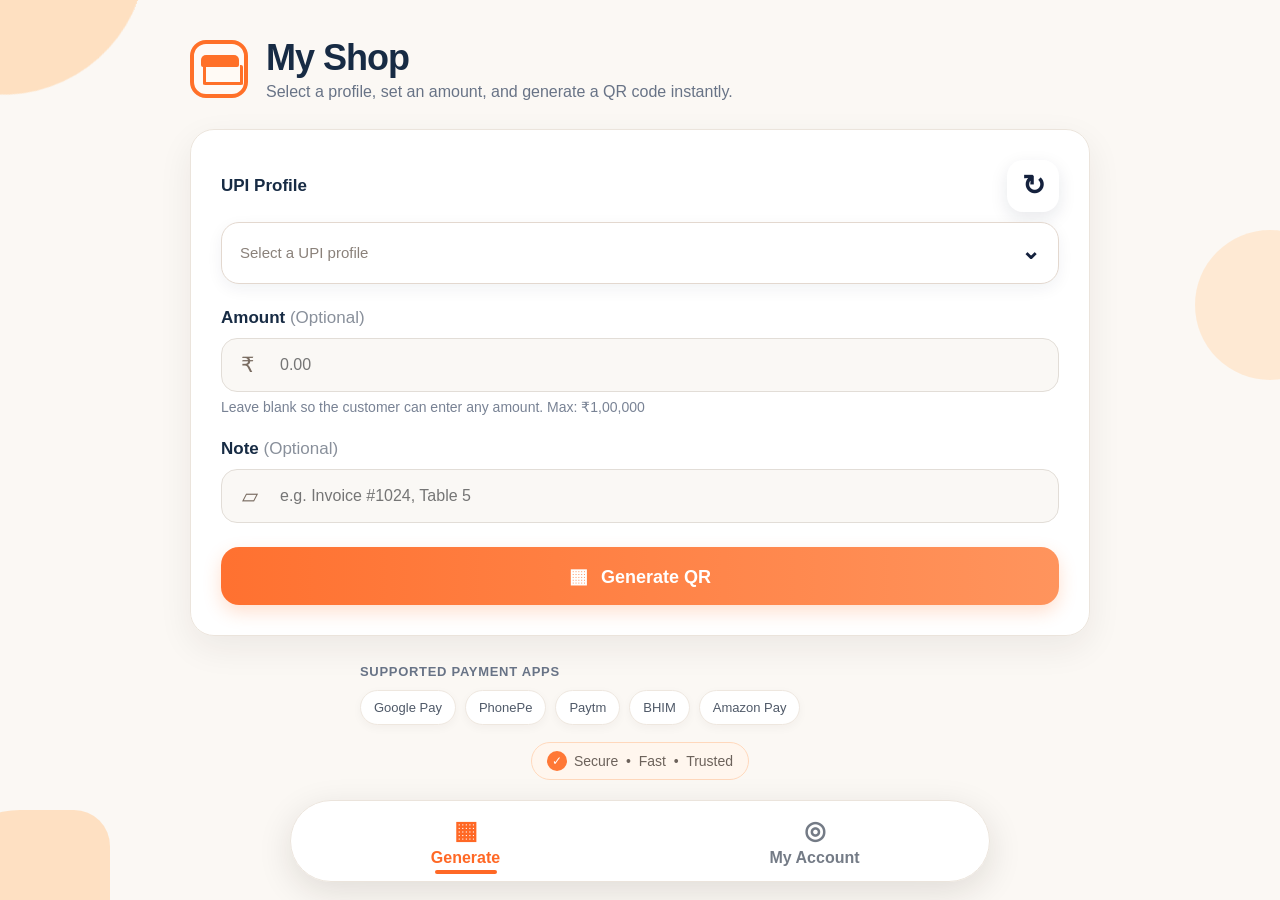
<file: index.html>
<!DOCTYPE html>
<html lang="en">

<head>
    <meta charset="UTF-8">
    <meta name="viewport" content="width=device-width, initial-scale=1.0">
    <title>UPI Payment Manager</title>
    <link rel="stylesheet" href="style.css">
</head>

<body>

    <div class="bg-shape shape-one"></div>
    <div class="bg-shape shape-two"></div>
    <div class="bg-shape shape-three"></div>

    <div class="app">

        <header class="header">
            <div class="brand">
                <div class="brand-icon">
                    <span></span>
                    <span></span>
                    <span></span>
                    <span></span>
                </div>

                <div>
                    <h1 id="shopNameTitle">My Shop</h1>
                    <p>Select a profile, set an amount, and generate a QR code instantly.</p>
                </div>
            </div>
        </header>

        <!-- Generate Screen -->
        <main id="generateSection">

            <div class="payment-card">

                <div class="form-group">
                    <div class="label-row">
                        <label for="upiId">UPI Profile</label>
                        <button id="resetBtn" class="reset-btn" type="button">
                            ↻
                        </button>
                    </div>

                    <div class="upi-dropdown" id="upiDropdown">
                    
                        <!-- Hidden native select -->
                        <select id="upiId" class="upi-native-select" aria-hidden="true">
                            <option value="">
                                Select a UPI profile
                            </option>
                        </select>
                    
                        <!-- Visible custom dropdown -->
                        <button type="button" class="upi-dropdown-trigger" id="upiDropdownTrigger" aria-haspopup="listbox"
                            aria-expanded="false">
                            <span id="upiSelectedContent" class="upi-selected-content">
                                <span class="upi-selected-placeholder">
                                    Select a UPI profile
                                </span>
                            </span>
                        
                            <span class="upi-dropdown-arrow">⌄</span>
                        </button>
                    
                        <div class="upi-dropdown-menu hidden" id="upiDropdownMenu" role="listbox"></div>
                    
                    </div>
                    
                    <div class="error" id="upiIdError"></div>
                </div>

                <div class="form-group">
                    <label for="amount">
                        Amount <span class="optional">(Optional)</span>
                    </label>

                    <div class="amount-input">
                        <span class="rupee">₹</span>
                        <input type="number" id="amount" placeholder="0.00" min="1" max="100000">
                    </div>

                    <p class="helper-text">
                        Leave blank so the customer can enter any amount. Max: ₹1,00,000
                    </p>

                    <div class="error" id="amountError"></div>
                </div>

                <div class="form-group">
                    <label for="note">
                        Note <span class="optional">(Optional)</span>
                    </label>

                    <div class="note-input">
                        <span class="note-icon">▱</span>
                        <input type="text" id="note" placeholder="e.g. Invoice #1024, Table 5">
                    </div>

                    <div class="error" id="noteError"></div>
                </div>

                <button id="generateBtn" class="generate-btn" type="button">
                    <span class="button-qr-icon">▦</span>
                    Generate QR
                </button>
            </div>

            <!-- QR Preview -->
            <section class="qr-section">

                <div id="paymentCard" class="payment-card-preview hidden">

                    <div class="payment-card-header">
                        <div>
                            <p class="payment-label">PAYMENT REQUEST</p>
                            <h2 id="cardShopName">My Shop</h2>
                        </div>
                        <div class="upi-badge">UPI</div>
                    </div>

                    <div class="scan-text">Scan to Pay</div>

                    <div id="qrcode" class="qr-container"></div>

                    <div class="payment-info">
                        <div id="cardAmountRow" class="amount-row">
                            <span class="amount-label">Amount</span>
                            <strong id="cardAmount">Pay any amount</strong>
                        </div>

                        <div id="cardNoteRow" class="info-row">
                            <span>Note</span>
                            <strong id="cardNote">No note</strong>
                        </div>

                        <div class="info-row">
                            <span>UPI ID</span>
                            <strong id="cardUpiId">-</strong>
                        </div>
                    </div>

                    <div class="card-footer">
                        Scan with any supported UPI app
                    </div>
                </div>

                <div id="qrActions" class="qr-actions hidden">
                    <button id="downloadQrBtn" class="action-btn" type="button">
                        ↓ &nbsp; Download QR
                    </button>
                    <button id="shareQrBtn" class="action-btn" type="button">
                        ↗ &nbsp; Share
                    </button>
                </div>

                <div class="supported-section">
                    <p class="supported-title">SUPPORTED PAYMENT APPS</p>
                    <div class="payment-apps">
                        <span>Google Pay</span>
                        <span>PhonePe</span>
                        <span>Paytm</span>
                        <span>BHIM</span>
                        <span>Amazon Pay</span>
                    </div>
                </div>

                <div class="trust-message">
                    <span class="shield">✓</span>
                    <span>Secure&nbsp; • &nbsp;Fast&nbsp; • &nbsp;Trusted</span>
                </div>

            </section>
        </main>

        <!-- My Account Screen -->
        <main id="accountSection" class="hidden">

            <div class="account-card">

                <div class="account-header">
                    <div>
                        <h2>My Account</h2>
                        <p>Manage your shop and UPI profiles.</p>
                    </div>
                    <div class="account-avatar">◎</div>
                </div>

                <!-- Shop -->
                <div class="account-info-section">
                
                    <span class="account-info-label">
                        Shop / Firm Name
                    </span>
                
                    <div id="shopNameDisplay" class="account-info-value">
                        My Shop
                    </div>
                
                    <div id="shopNameEdit" class="account-edit-field hidden">
                        <input type="text" id="shopNameInput" placeholder="Enter shop or firm name">
                    </div>
                
                </div>

                <div class="profiles-header">
                
                    <div>
                        <h3>UPI Profiles</h3>
                
                        <p>
                            Your saved payment profiles.
                        </p>
                    </div>
                
                    <span class="profile-count">
                        0 / 5
                    </span>
                
                </div>

                <div id="profilesList" class="profiles-list"></div>

                <div id="profileForm" class="profile-form hidden">
                    <div class="profile-form-header">
                        <h3>Add UPI Profile</h3>
                        <button type="button" id="closeProfileForm" class="close-btn">×</button>
                    </div>

                    <div class="form-group">
                        <label for="profileName">Profile Name</label>
                        <input type="text" id="profileName" placeholder="e.g. Personal, Shop, Business">
                        <div id="profileNameError" class="error"></div>
                    </div>

                    <div class="form-group">
                        <label for="profileUpiId">UPI ID</label>
                        <input type="text" id="profileUpiId" placeholder="example@upi">
                        <div id="profileUpiIdError" class="error"></div>
                    </div>

                    <button type="button" id="saveProfileBtn" class="generate-btn">
                        Save Profile
                    </button>
                </div>

                <div class="account-actions">
                
                    <button id="editAccountBtn" class="edit-account-btn" type="button">
                        ✎ Edit
                    </button>
                
                    <button id="saveAccountBtn" class="save-account-btn hidden" type="button">
                        ✓ Save
                    </button>
                
                </div>

                <div id="editProfileActions" class="edit-profile-actions hidden">
                
                    <button id="addProfileBtn" class="secondary-btn" type="button">
                        + Add UPI Profile
                    </button>
                    <div id="profileLimitError" class="error"></div>
                
                </div>
            </div>
        </main>
    </div>

    <!-- Bottom Navigation -->
    <nav class="bottom-nav">
        <button id="generateNav" class="nav-item active" type="button">
            <span class="nav-icon qr-nav-icon">▦</span>
            <span>Generate</span>
        </button>

        <button id="accountNav" class="nav-item" type="button">
            <span class="nav-icon account-nav-icon">◎</span>
            <span>My Account</span>
        </button>
    </nav>

    <script src="qrcode.min.js"></script>
    <script src="script.js"></script>

</body>

</html>
</file>
<file: style.css>
/* =========================================
   GLOBAL
========================================= */

* {
    box-sizing: border-box;
    margin: 0;
    padding: 0;
}

body {
    font-family: Arial, Helvetica, sans-serif;
    background: #fbf8f4;
    color: #172b44;
    min-height: 100vh;
    padding-bottom: 110px;
    overflow-x: hidden;
}

button,
input,
select {
    font: inherit;
}

button {
    cursor: pointer;
}

.hidden {
    display: none !important;
}


/* =========================================
   BACKGROUND DECORATION
========================================= */

.bg-shape {
    position: fixed;
    pointer-events: none;
    z-index: -1;
    opacity: 0.75;
}

.shape-one {
    width: 180px;
    height: 180px;
    background: #ffd9b0;
    border-radius: 0 0 80% 20%;
    top: -70px;
    left: -55px;
    transform: rotate(20deg);
}

.shape-two {
    width: 150px;
    height: 150px;
    background: #ffe5c9;
    border-radius: 50%;
    right: -65px;
    top: 230px;
}

.shape-three {
    width: 180px;
    height: 180px;
    background: #ffd8b2;
    border-radius: 50% 20% 50% 30%;
    bottom: -90px;
    left: -70px;
}


/* =========================================
   APP CONTAINER
========================================= */

.app {
    width: min(900px, calc(100% - 32px));
    margin: 0 auto;
    padding-top: 38px;
}


/* =========================================
   HEADER
========================================= */

.header {
    margin-bottom: 28px;
}

.brand {
    display: flex;
    align-items: center;
    gap: 18px;
}

.brand-icon {
    width: 58px;
    height: 58px;
    border: 4px solid #ff7028;
    border-radius: 16px;
    position: relative;
    background: #fffaf5;
    flex-shrink: 0;
}

/* simple shop-like icon */

.brand-icon::before {
    content: "";
    position: absolute;
    width: 34px;
    height: 17px;
    border: 3px solid #ff7028;
    border-top: none;
    left: 9px;
    bottom: 9px;
    border-radius: 2px;
}

.brand-icon::after {
    content: "";
    position: absolute;
    width: 38px;
    height: 12px;
    background: #ff7028;
    left: 7px;
    top: 11px;
    border-radius: 5px 5px 2px 2px;
}

.brand h1 {
    font-size: 36px;
    line-height: 1.1;
    font-weight: 750;
    letter-spacing: -1px;
}

.brand p {
    margin-top: 5px;
    font-size: 16px;
    color: #687386;
}


/* =========================================
   MAIN FORM CARD
========================================= */

.payment-card {
    background: rgba(255, 255, 255, 0.94);
    border: 1px solid #ebe4dc;
    border-radius: 24px;
    padding: 30px;
    box-shadow: 0 12px 35px rgba(40, 34, 27, 0.07);
}

.form-group {
    margin-bottom: 24px;
}

.form-group>label,
.label-row label {
    display: block;
    font-size: 17px;
    font-weight: 650;
    margin-bottom: 10px;
}

.optional {
    color: #89909b;
    font-weight: 400;
}

.label-row {
    display: flex;
    justify-content: space-between;
    align-items: center;
    margin-bottom: 10px;
}

.label-row label {
    margin-bottom: 0;
}

.add-new-btn {
    border: none;
    background: transparent;
    color: #ff6825;
    font-weight: 600;
    font-size: 15px;
}

.add-new-btn span {
    display: inline-flex;
    align-items: center;
    justify-content: center;
    width: 20px;
    height: 20px;
    border: 2px solid #ff6825;
    border-radius: 50%;
    margin-right: 4px;
}


/* =========================================
   INPUTS
========================================= */

input,
select {
    width: 100%;
    height: 54px;
    border: 1px solid #e2ddd7;
    border-radius: 16px;
    background: #faf8f5;
    color: #26364b;
    padding: 0 17px;
    outline: none;
    transition: 0.2s ease;
}

select {
    appearance: auto;
}

input:focus,
select:focus {
    border-color: #ff8a4d;
    box-shadow: 0 0 0 3px rgba(255, 112, 40, 0.10);
    background: white;
}

.amount-input,
.note-input {
    position: relative;
}

.amount-input input {
    padding-left: 58px;
}

.rupee {
    position: absolute;
    left: 20px;
    top: 50%;
    transform: translateY(-50%);
    font-size: 21px;
    color: #796c61;
    z-index: 1;
}

.note-input input {
    padding-left: 58px;
}

.note-icon {
    position: absolute;
    left: 21px;
    top: 50%;
    transform: translateY(-50%);
    font-size: 21px;
    color: #796c61;
    z-index: 1;
}

.helper-text {
    margin-top: 7px;
    color: #788294;
    font-size: 14px;
}

.error {
    color: #d94841;
    font-size: 13px;
    margin-top: 6px;
}


/* =========================================
   GENERATE BUTTON
========================================= */

.generate-btn {
    width: 100%;
    height: 58px;
    border: none;
    border-radius: 18px;
    background: linear-gradient(90deg, #ff7130, #ff945d);
    color: white;
    font-size: 18px;
    font-weight: 700;
    box-shadow: 0 7px 18px rgba(255, 112, 40, 0.22);
    transition: transform 0.15s ease, box-shadow 0.15s ease;
}

.generate-btn:hover {
    transform: translateY(-1px);
    box-shadow: 0 10px 22px rgba(255, 112, 40, 0.28);
}

.generate-btn:active {
    transform: translateY(1px);
}

.button-qr-icon {
    margin-right: 8px;
    font-size: 20px;
}


/* =========================================
   QR SECTION
========================================= */

.qr-section {
    margin-top: 22px;
}

.payment-card-preview {
    width: min(560px, 100%);
    margin: 0 auto;
    padding: 14px;
    border-radius: 22px;
    background: white;
    border: 1px solid #e7dfd6;
    box-shadow: 0 12px 35px rgba(40, 34, 27, 0.08);
}

.payment-card-preview::before {
    content: "";
    display: block;
    position: absolute;
}

.payment-card-preview {
    position: relative;
    overflow: hidden;
}


/* =========================================
   INNER PAYMENT CARD
========================================= */

.payment-card-header {
    padding: 12px 12px 8px;
    display: flex;
    justify-content: space-between;
    align-items: flex-start;
}

.payment-label {
    color: #ff6825;
    font-size: 13px;
    font-weight: 700;
    letter-spacing: 0.8px;
    margin-bottom: 6px;
}

.payment-card-header h2 {
    font-size: 27px;
    color: #172b44;
}

.upi-badge {
    color: #ff6825;
    border: 1px solid #ffc59f;
    background: #fff8f2;
    border-radius: 12px;
    padding: 7px 11px;
    font-weight: 700;
}


/* =========================================
   SCAN TEXT
========================================= */

.scan-text {
    display: flex;
    align-items: center;
    justify-content: center;
    gap: 14px;
    margin: 12px 0 14px;
    font-size: 18px;
    font-weight: 650;
}

.scan-text::before,
.scan-text::after {
    content: "";
    width: 28px;
    height: 2px;
    background: #ff9b69;
}


/* =========================================
   QR
========================================= */

.qr-container {
    width: 220px;
    height: 220px;
    margin: 0 auto 22px;
    padding: 13px;
    border-radius: 17px;
    background: white;
    border: 2px solid #ffe0c9;
    box-shadow: 0 4px 18px rgba(255, 112, 40, 0.10);
    display: flex;
    align-items: center;
    justify-content: center;
}

.qr-container canvas {
    width: 100% !important;
    height: 100% !important;
    image-rendering: pixelated;
}


/* =========================================
   PAYMENT INFO
========================================= */

.payment-info {
    margin: 0 12px 14px;
    padding: 12px 20px;
    background: white;
    border: 1px solid #eee7df;
    border-radius: 17px;
}

.amount-row,
.info-row {
    display: flex;
    justify-content: space-between;
    align-items: center;
    gap: 15px;
    padding: 12px 0;
}

.amount-row+.info-row,
.info-row+.info-row {
    border-top: 1px solid #eee7df;
}

.amount-label,
.info-row span {
    color: #747d8b;
}

.amount-row strong {
    font-size: 20px;
    color: #172b44;
}

.info-row strong {
    font-size: 15px;
    color: #26364b;
    text-align: right;
    word-break: break-word;
}

.card-footer {
    text-align: center;
    color: #707a88;
    font-size: 14px;
    padding: 7px 10px 13px;
}


/* =========================================
   ACTION BUTTONS
========================================= */

.qr-actions {
    width: min(560px, 100%);
    margin: 12px auto 0;
    display: grid;
    grid-template-columns: 1fr 1fr;
    gap: 10px;
}

.action-btn {
    height: 50px;
    border-radius: 16px;
    border: 1px solid #ffd3b6;
    background: #fff9f4;
    color: #f56b29;
    font-weight: 650;
    transition: 0.2s ease;
}

.action-btn:hover {
    background: #fff0e5;
}


/* =========================================
   SUPPORTED APPS
========================================= */

.supported-section {
    margin: 28px auto 0;
    width: min(560px, 100%);
}

.supported-title {
    font-size: 13px;
    color: #687386;
    font-weight: 700;
    letter-spacing: 0.7px;
    margin-bottom: 11px;
}

.payment-apps {
    display: flex;
    gap: 9px;
    flex-wrap: wrap;
}

.payment-apps span {
    background: white;
    border: 1px solid #eee7df;
    border-radius: 20px;
    padding: 9px 13px;
    font-size: 13px;
    color: #4f5968;
    box-shadow: 0 3px 10px rgba(40, 34, 27, 0.04);
}


/* =========================================
   TRUST
========================================= */

.trust-message {
    width: fit-content;
    margin: 17px auto 0;
    padding: 8px 15px;
    border-radius: 20px;
    background: #fff6ee;
    border: 1px solid #ffd8bc;
    color: #6c625b;
    display: flex;
    align-items: center;
    gap: 7px;
    font-size: 14px;
}

.shield {
    width: 20px;
    height: 20px;
    border-radius: 50%;
    background: #ff7836;
    color: white;
    display: inline-flex;
    align-items: center;
    justify-content: center;
    font-size: 12px;
}


/* =========================================
   MY ACCOUNT
========================================= */

.account-card {
    background: rgba(255, 255, 255, 0.94);
    border: 1px solid #ebe4dc;
    border-radius: 24px;
    padding: 30px;
    box-shadow: 0 12px 35px rgba(40, 34, 27, 0.07);
}

.account-header {
    display: flex;
    justify-content: space-between;
    align-items: center;
    margin-bottom: 28px;
}

.account-header h2 {
    font-size: 28px;
}

.account-header p {
    color: #788294;
    margin-top: 5px;
}

.account-avatar {
    width: 50px;
    height: 50px;
    border-radius: 50%;
    background: #fff0e5;
    color: #ff7028;
    display: flex;
    align-items: center;
    justify-content: center;
    font-size: 27px;
}


/* =========================================
   PROFILES
========================================= */

.profiles-header {
    display: flex;
    justify-content: space-between;
    align-items: center;
    margin: 28px 0 15px;
}

.profiles-header h3 {
    font-size: 18px;
}

.profiles-header p {
    margin-top: 4px;
    color: #788294;
    font-size: 14px;
}

.profile-count {
    background: #fff0e5;
    color: #f36b2b;
    padding: 7px 11px;
    border-radius: 14px;
    font-size: 13px;
    font-weight: 700;
}

.profiles-list {
    display: flex;
    flex-direction: column;
    gap: 10px;
}

.profile-item {
    display: flex;
    align-items: center;
    justify-content: space-between;
    padding: 14px;
    border: 1px solid #ebe5de;
    border-radius: 16px;
    background: #fffdfb;
}

.profile-info {
    display: flex;
    align-items: center;
    gap: 12px;
}

.profile-icon {
    width: 42px;
    height: 42px;
    border-radius: 13px;
    background: #fff0e5;
    color: #ff7028;
    display: flex;
    align-items: center;
    justify-content: center;
    font-size: 20px;
}

.profile-details strong {
    display: block;
    font-size: 15px;
}

.profile-details span {
    color: #788294;
    font-size: 13px;
}

.delete-profile-btn {
    border: none;
    background: transparent;
    color: #d95c52;
    font-size: 20px;
}


/* =========================================
   PROFILE FORM
========================================= */

.profile-form {
    margin-top: 18px;
    padding: 20px;
    background: #fffaf6;
    border: 1px solid #eee1d6;
    border-radius: 18px;
}

.profile-form-header {
    display: flex;
    justify-content: space-between;
    align-items: center;
    margin-bottom: 18px;
}

.profile-form-header h3 {
    font-size: 18px;
}

.close-btn {
    border: none;
    background: transparent;
    font-size: 25px;
    color: #7c7f84;
}

.secondary-btn {
    width: 100%;
    height: 52px;
    margin-top: 18px;
    border: 1px solid #ffd0b1;
    border-radius: 16px;
    background: #fff8f2;
    color: #f36b2b;
    font-weight: 650;
}

.empty-profile {
    text-align: center;
    padding: 25px;
    color: #7c8592;
}

.empty-icon {
    font-size: 30px;
    margin-bottom: 7px;
}


/* =========================================
   BOTTOM NAVIGATION
========================================= */

.bottom-nav {
    position: fixed;
    bottom: 18px;
    left: 50%;
    transform: translateX(-50%);
    width: min(700px, calc(100% - 32px));
    height: 82px;
    border-radius: 42px;
    background: rgba(255, 255, 255, 0.96);
    border: 1px solid #ebe4dc;
    box-shadow: 0 10px 35px rgba(30, 25, 20, 0.12);
    display: flex;
    justify-content: space-around;
    align-items: center;
    z-index: 100;
    backdrop-filter: blur(12px);
}

.nav-item {
    width: 150px;
    height: 65px;
    border: none;
    background: transparent;
    color: #747b86;
    display: flex;
    flex-direction: column;
    align-items: center;
    justify-content: center;
    gap: 4px;
    font-weight: 600;
    position: relative;
}

.nav-item.active {
    color: #ff6825;
}

.nav-item.active::after {
    content: "";
    position: absolute;
    bottom: 0;
    width: 62px;
    height: 4px;
    border-radius: 4px;
    background: #ff6825;
}

.nav-icon {
    font-size: 25px;
}


/* =========================================
   MOBILE
========================================= */

@media (max-width: 650px) {

    body {
        padding-bottom: 105px;
    }

    .app {
        width: calc(100% - 22px);
        padding-top: 22px;
    }

    .brand {
        gap: 12px;
    }

    .brand-icon {
        width: 47px;
        height: 47px;
        border-width: 3px;
    }

    .brand-icon::before {
        width: 27px;
        height: 14px;
        left: 7px;
        bottom: 7px;
        border-width: 2px;
    }

    .brand-icon::after {
        width: 30px;
        height: 9px;
        left: 6px;
        top: 9px;
    }

    .brand h1 {
        font-size: 25px;
        letter-spacing: -0.5px;
    }

    .brand p {
        font-size: 13px;
        line-height: 1.4;
    }

    .payment-card,
    .account-card {
        padding: 20px;
        border-radius: 20px;
    }

    .form-group {
        margin-bottom: 20px;
    }

    .payment-card-header h2 {
        font-size: 23px;
    }

    .qr-container {
        width: 205px;
        height: 205px;
    }

    .payment-info {
        margin-left: 5px;
        margin-right: 5px;
        padding: 10px 14px;
    }

    .qr-actions {
        gap: 8px;
    }

    .action-btn {
        font-size: 13px;
    }

    .payment-apps {
        gap: 6px;
    }

    .payment-apps span {
        font-size: 12px;
        padding: 8px 10px;
    }

    .bottom-nav {
        bottom: 12px;
        height: 72px;
        width: calc(100% - 22px);
    }

    .nav-item {
        height: 57px;
        width: 120px;
        font-size: 13px;
    }

    .nav-icon {
        font-size: 22px;
    }
}

/* ==========================================
   RESET / REFRESH BUTTON
   ========================================== */

.reset-btn {
    width: 52px;
    height: 52px;

    border: none;
    border-radius: 16px;

    background: #fff;
    color: #14213d;

    font-size: 28px;
    font-weight: 600;

    display: flex;
    align-items: center;
    justify-content: center;

    cursor: pointer;

    box-shadow:
        0 6px 18px rgba(20, 33, 61, 0.10);

    transition:
        transform 0.2s ease,
        box-shadow 0.2s ease,
        background 0.2s ease;

    flex-shrink: 0;
}


/* Hover */
.reset-btn:hover {
    background: #fff4ea;

    transform: translateY(-2px);

    box-shadow:
        0 9px 22px rgba(20, 33, 61, 0.14);
}


/* Press */
.reset-btn:active {
    transform: scale(0.94);

    box-shadow:
        0 4px 10px rgba(20, 33, 61, 0.10);
}


/* Refresh rotation when clicked */
.reset-btn.resetting {
    animation: resetSpin 0.45s ease;
}


@keyframes resetSpin {

    0% {
        transform: rotate(0deg);
    }

    100% {
        transform: rotate(360deg);
    }

}

/* ==========================================
   ACCOUNT VIEW / EDIT MODE
   ========================================== */

.account-info-section {
    margin-top: 24px;
    margin-bottom: 28px;
}

.account-info-label {
    display: block;

    font-size: 13px;
    font-weight: 700;

    color: #777;

    text-transform: uppercase;
    letter-spacing: 0.7px;

    margin-bottom: 8px;
}


.account-info-value {
    min-height: 50px;

    display: flex;
    align-items: center;

    padding: 0 16px;

    background: #fff;

    border: 1px solid #eee3da;

    border-radius: 14px;

    color: #14213d;

    font-size: 16px;
    font-weight: 600;

    box-sizing: border-box;
}


.account-edit-field {
    width: 100%;
}


.account-edit-field input {
    width: 100%;
    box-sizing: border-box;
}


/* ==========================================
   ACCOUNT ACTION BUTTONS
   ========================================== */

.account-actions {
    display: flex;
    justify-content: flex-end;

    margin-top: 28px;
}


.edit-account-btn,
.save-account-btn {
    border: none;

    min-width: 100px;
    height: 46px;

    padding: 0 20px;

    border-radius: 14px;

    font-size: 15px;
    font-weight: 700;

    cursor: pointer;

    transition:
        transform 0.2s ease,
        box-shadow 0.2s ease;
}


.edit-account-btn {
    background: #14213d;
    color: #fff;

    box-shadow:
        0 6px 16px rgba(20, 33, 61, 0.16);
}


.save-account-btn {
    background: linear-gradient(135deg,
            #f4a261,
            #e76f51);

    color: #fff;

    box-shadow:
        0 6px 16px rgba(231, 111, 81, 0.20);
}


.edit-account-btn:hover,
.save-account-btn:hover {
    transform: translateY(-2px);
}


.edit-account-btn:active,
.save-account-btn:active {
    transform: scale(0.96);
}


/* ==========================================
   EDIT PROFILE ACTIONS
   ========================================== */

.edit-profile-actions {
    margin-top: 16px;
}


.edit-profile-actions .secondary-btn {
    width: 100%;
}


/* ==========================================
   EDIT MODE PROFILE ITEMS
   ========================================== */

.profile-item.edit-mode {
    padding-right: 10px;
}


/* ==========================================
   HIDDEN
   ========================================== */

.hidden {
    display: none !important;
}

.delete-confirm {
    background: #e76f51 !important;
    color: #fff !important;
}

/* ==========================================
   CUSTOM UPI PROFILE DROPDOWN
   ========================================== */

.upi-dropdown {
    position: relative;
    width: 100%;
}


/* ------------------------------------------
   Hide native select
   ------------------------------------------ */

.upi-native-select {
    position: absolute;
    width: 1px;
    height: 1px;
    opacity: 0;
    pointer-events: none;
}


/* ------------------------------------------
   Main dropdown button
   ------------------------------------------ */

.upi-dropdown-trigger {
    width: 100%;
    min-height: 62px;

    padding: 10px 48px 10px 18px;

    border: 1.5px solid #e3d8cf;
    border-radius: 18px;

    background: #ffffff;

    color: #14213d;

    font-family: inherit;
    text-align: left;

    cursor: pointer;

    position: relative;

    box-shadow:
        0 5px 16px rgba(20, 33, 61, 0.06);

    transition:
        border-color 0.2s ease,
        box-shadow 0.2s ease;
}

.upi-dropdown-arrow {
    pointer-events: none;
}

.upi-dropdown-trigger:hover {
    border-color: #f4a261;
}

.upi-dropdown-trigger:focus {
    outline: none;

    border-color: #f4a261;

    box-shadow:
        0 0 0 4px rgba(244, 162, 97, 0.14),
        0 6px 18px rgba(20, 33, 61, 0.08);
}


/* ------------------------------------------
   Selected profile
   ------------------------------------------ */

.upi-selected-content {
    display: flex;
    flex-direction: column;
    gap: 2px;

    overflow: hidden;
}

.upi-selected-name {
    font-size: 16px;
    font-weight: 700;

    color: #14213d;

    white-space: nowrap;
    overflow: hidden;
    text-overflow: ellipsis;
}

.upi-selected-id {
    font-size: 13px;
    font-weight: 400;

    color: #7a726c;

    white-space: nowrap;
    overflow: hidden;
    text-overflow: ellipsis;
}

.upi-selected-placeholder {
    font-size: 15px;
    font-weight: 400;

    color: #8a817a;
}


/* ------------------------------------------
   Arrow
   ------------------------------------------ */

.upi-dropdown-arrow {
    position: absolute;

    right: 18px;
    top: 50%;

    transform: translateY(-55%);

    font-size: 23px;
    font-weight: 600;

    color: #14213d;

    transition: transform 0.2s ease;

    pointer-events: none;
}

.upi-dropdown.open .upi-dropdown-arrow {
    transform:
        translateY(-45%) rotate(180deg);
}


/* ------------------------------------------
   Open dropdown menu
   ------------------------------------------ */

.upi-dropdown-menu {
    position: absolute;

    top: calc(100% + 8px);
    left: 0;
    right: 0;

    z-index: 100;

    padding: 7px;

    background: #ffffff;

    border: 1px solid #eadfd6;
    border-radius: 18px;

    box-shadow:
        0 14px 35px rgba(20, 33, 61, 0.14);

    max-height: 280px;
    overflow-y: auto;
}


/* ------------------------------------------
   Individual profile option
   ------------------------------------------ */

.upi-dropdown-option {
    width: 100%;

    display: flex;
    flex-direction: column;
    gap: 3px;

    padding: 12px 13px;

    border: none;
    border-radius: 13px;

    background: transparent;

    text-align: left;

    font-family: inherit;

    cursor: pointer;

    transition:
        background 0.15s ease,
        transform 0.15s ease;
}

.upi-dropdown-option:hover {
    background: #fff4ea;
}

.upi-dropdown-option.selected {
    background: #fff0e3;
}


/* Profile name */

.upi-option-name {
    font-size: 16px;
    font-weight: 700;

    color: #14213d;
}


/* UPI ID */

.upi-option-id {
    font-size: 13px;
    font-weight: 400;

    color: #7a726c;

    word-break: break-all;
}


/* ------------------------------------------
   Empty state
   ------------------------------------------ */

.upi-dropdown-empty {
    padding: 14px;

    font-size: 14px;
    color: #8a817a;

    text-align: center;
}


/* ------------------------------------------
   Scrollbar
   ------------------------------------------ */

.upi-dropdown-menu::-webkit-scrollbar {
    width: 6px;
}

.upi-dropdown-menu::-webkit-scrollbar-track {
    background: transparent;
}

.upi-dropdown-menu::-webkit-scrollbar-thumb {
    background: #d8cdc4;
    border-radius: 10px;
}


/* Utility */

.upi-dropdown-menu.hidden {
    display: none;
}
</file>
<file: frontend/style.css>
/* =========================================
   GLOBAL
========================================= */

* {
    box-sizing: border-box;
    margin: 0;
    padding: 0;
}

body {
    font-family: Arial, Helvetica, sans-serif;
    background: #fbf8f4;
    color: #172b44;
    min-height: 100vh;
    padding-bottom: 110px;
    overflow-x: hidden;
}

button,
input,
select {
    font: inherit;
}

button {
    cursor: pointer;
}

.hidden {
    display: none !important;
}


/* =========================================
   BACKGROUND DECORATION
========================================= */

.bg-shape {
    position: fixed;
    pointer-events: none;
    z-index: -1;
    opacity: 0.75;
}

.shape-one {
    width: 180px;
    height: 180px;
    background: #ffd9b0;
    border-radius: 0 0 80% 20%;
    top: -70px;
    left: -55px;
    transform: rotate(20deg);
}

.shape-two {
    width: 150px;
    height: 150px;
    background: #ffe5c9;
    border-radius: 50%;
    right: -65px;
    top: 230px;
}

.shape-three {
    width: 180px;
    height: 180px;
    background: #ffd8b2;
    border-radius: 50% 20% 50% 30%;
    bottom: -90px;
    left: -70px;
}


/* =========================================
   APP CONTAINER
========================================= */

.app {
    width: min(900px, calc(100% - 32px));
    margin: 0 auto;
    padding-top: 38px;
}


/* =========================================
   HEADER
========================================= */

.header {
    margin-bottom: 28px;
}

.brand {
    display: flex;
    align-items: center;
    gap: 18px;
}

.brand-icon {
    width: 58px;
    height: 58px;
    border: 4px solid #ff7028;
    border-radius: 16px;
    position: relative;
    background: #fffaf5;
    flex-shrink: 0;
}

/* simple shop-like icon */

.brand-icon::before {
    content: "";
    position: absolute;
    width: 34px;
    height: 17px;
    border: 3px solid #ff7028;
    border-top: none;
    left: 9px;
    bottom: 9px;
    border-radius: 2px;
}

.brand-icon::after {
    content: "";
    position: absolute;
    width: 38px;
    height: 12px;
    background: #ff7028;
    left: 7px;
    top: 11px;
    border-radius: 5px 5px 2px 2px;
}

.brand h1 {
    font-size: 36px;
    line-height: 1.1;
    font-weight: 750;
    letter-spacing: -1px;
}

.brand p {
    margin-top: 5px;
    font-size: 16px;
    color: #687386;
}


/* =========================================
   MAIN FORM CARD
========================================= */

.payment-card {
    background: rgba(255, 255, 255, 0.94);
    border: 1px solid #ebe4dc;
    border-radius: 24px;
    padding: 30px;
    box-shadow: 0 12px 35px rgba(40, 34, 27, 0.07);
}

.form-group {
    margin-bottom: 24px;
}

.form-group>label,
.label-row label {
    display: block;
    font-size: 17px;
    font-weight: 650;
    margin-bottom: 10px;
}

.optional {
    color: #89909b;
    font-weight: 400;
}

.label-row {
    display: flex;
    justify-content: space-between;
    align-items: center;
    margin-bottom: 10px;
}

.label-row label {
    margin-bottom: 0;
}

.add-new-btn {
    border: none;
    background: transparent;
    color: #ff6825;
    font-weight: 600;
    font-size: 15px;
}

.add-new-btn span {
    display: inline-flex;
    align-items: center;
    justify-content: center;
    width: 20px;
    height: 20px;
    border: 2px solid #ff6825;
    border-radius: 50%;
    margin-right: 4px;
}


/* =========================================
   INPUTS
========================================= */

input,
select {
    width: 100%;
    height: 54px;
    border: 1px solid #e2ddd7;
    border-radius: 16px;
    background: #faf8f5;
    color: #26364b;
    padding: 0 17px;
    outline: none;
    transition: 0.2s ease;
}

select {
    appearance: auto;
}

input:focus,
select:focus {
    border-color: #ff8a4d;
    box-shadow: 0 0 0 3px rgba(255, 112, 40, 0.10);
    background: white;
}

.amount-input,
.note-input {
    position: relative;
}

.amount-input input {
    padding-left: 58px;
}

.rupee {
    position: absolute;
    left: 20px;
    top: 50%;
    transform: translateY(-50%);
    font-size: 21px;
    color: #796c61;
    z-index: 1;
}

.note-input input {
    padding-left: 58px;
}

.note-icon {
    position: absolute;
    left: 21px;
    top: 50%;
    transform: translateY(-50%);
    font-size: 21px;
    color: #796c61;
    z-index: 1;
}

.helper-text {
    margin-top: 7px;
    color: #788294;
    font-size: 14px;
}

.error {
    color: #d94841;
    font-size: 13px;
    margin-top: 6px;
}


/* =========================================
   GENERATE BUTTON
========================================= */

.generate-btn {
    width: 100%;
    height: 58px;
    border: none;
    border-radius: 18px;
    background: linear-gradient(90deg, #ff7130, #ff945d);
    color: white;
    font-size: 18px;
    font-weight: 700;
    box-shadow: 0 7px 18px rgba(255, 112, 40, 0.22);
    transition: transform 0.15s ease, box-shadow 0.15s ease;
}

.generate-btn:hover {
    transform: translateY(-1px);
    box-shadow: 0 10px 22px rgba(255, 112, 40, 0.28);
}

.generate-btn:active {
    transform: translateY(1px);
}

.button-qr-icon {
    margin-right: 8px;
    font-size: 20px;
}


/* =========================================
   QR SECTION
========================================= */

.qr-section {
    margin-top: 22px;
}

.payment-card-preview {
    width: min(560px, 100%);
    margin: 0 auto;
    padding: 14px;
    border-radius: 22px;
    background: white;
    border: 1px solid #e7dfd6;
    box-shadow: 0 12px 35px rgba(40, 34, 27, 0.08);
}

.payment-card-preview::before {
    content: "";
    display: block;
    position: absolute;
}

.payment-card-preview {
    position: relative;
    overflow: hidden;
}


/* =========================================
   INNER PAYMENT CARD
========================================= */

.payment-card-header {
    padding: 12px 12px 8px;
    display: flex;
    justify-content: space-between;
    align-items: flex-start;
}

.payment-label {
    color: #ff6825;
    font-size: 13px;
    font-weight: 700;
    letter-spacing: 0.8px;
    margin-bottom: 6px;
}

.payment-card-header h2 {
    font-size: 27px;
    color: #172b44;
}

.upi-badge {
    color: #ff6825;
    border: 1px solid #ffc59f;
    background: #fff8f2;
    border-radius: 12px;
    padding: 7px 11px;
    font-weight: 700;
}


/* =========================================
   SCAN TEXT
========================================= */

.scan-text {
    display: flex;
    align-items: center;
    justify-content: center;
    gap: 14px;
    margin: 12px 0 14px;
    font-size: 18px;
    font-weight: 650;
}

.scan-text::before,
.scan-text::after {
    content: "";
    width: 28px;
    height: 2px;
    background: #ff9b69;
}


/* =========================================
   QR
========================================= */

.qr-container {
    width: 220px;
    height: 220px;
    margin: 0 auto 22px;
    padding: 13px;
    border-radius: 17px;
    background: white;
    border: 2px solid #ffe0c9;
    box-shadow: 0 4px 18px rgba(255, 112, 40, 0.10);
    display: flex;
    align-items: center;
    justify-content: center;
}

.qr-container canvas {
    width: 100% !important;
    height: 100% !important;
    image-rendering: pixelated;
}


/* =========================================
   PAYMENT INFO
========================================= */

.payment-info {
    margin: 0 12px 14px;
    padding: 12px 20px;
    background: white;
    border: 1px solid #eee7df;
    border-radius: 17px;
}

.amount-row,
.info-row {
    display: flex;
    justify-content: space-between;
    align-items: center;
    gap: 15px;
    padding: 12px 0;
}

.amount-row+.info-row,
.info-row+.info-row {
    border-top: 1px solid #eee7df;
}

.amount-label,
.info-row span {
    color: #747d8b;
}

.amount-row strong {
    font-size: 20px;
    color: #172b44;
}

.info-row strong {
    font-size: 15px;
    color: #26364b;
    text-align: right;
    word-break: break-word;
}

.card-footer {
    text-align: center;
    color: #707a88;
    font-size: 14px;
    padding: 7px 10px 13px;
}


/* =========================================
   ACTION BUTTONS
========================================= */

.qr-actions {
    width: min(560px, 100%);
    margin: 12px auto 0;
    display: grid;
    grid-template-columns: 1fr 1fr;
    gap: 10px;
}

.action-btn {
    height: 50px;
    border-radius: 16px;
    border: 1px solid #ffd3b6;
    background: #fff9f4;
    color: #f56b29;
    font-weight: 650;
    transition: 0.2s ease;
}

.action-btn:hover {
    background: #fff0e5;
}


/* =========================================
   SUPPORTED APPS
========================================= */

.supported-section {
    margin: 28px auto 0;
    width: min(560px, 100%);
}

.supported-title {
    font-size: 13px;
    color: #687386;
    font-weight: 700;
    letter-spacing: 0.7px;
    margin-bottom: 11px;
}

.payment-apps {
    display: flex;
    gap: 9px;
    flex-wrap: wrap;
}

.payment-apps span {
    background: white;
    border: 1px solid #eee7df;
    border-radius: 20px;
    padding: 9px 13px;
    font-size: 13px;
    color: #4f5968;
    box-shadow: 0 3px 10px rgba(40, 34, 27, 0.04);
}


/* =========================================
   TRUST
========================================= */

.trust-message {
    width: fit-content;
    margin: 17px auto 0;
    padding: 8px 15px;
    border-radius: 20px;
    background: #fff6ee;
    border: 1px solid #ffd8bc;
    color: #6c625b;
    display: flex;
    align-items: center;
    gap: 7px;
    font-size: 14px;
}

.shield {
    width: 20px;
    height: 20px;
    border-radius: 50%;
    background: #ff7836;
    color: white;
    display: inline-flex;
    align-items: center;
    justify-content: center;
    font-size: 12px;
}


/* =========================================
   MY ACCOUNT
========================================= */

.account-card {
    background: rgba(255, 255, 255, 0.94);
    border: 1px solid #ebe4dc;
    border-radius: 24px;
    padding: 30px;
    box-shadow: 0 12px 35px rgba(40, 34, 27, 0.07);
}

.account-header {
    display: flex;
    justify-content: space-between;
    align-items: center;
    margin-bottom: 28px;
}

.account-header h2 {
    font-size: 28px;
}

.account-header p {
    color: #788294;
    margin-top: 5px;
}

.account-avatar {
    width: 50px;
    height: 50px;
    border-radius: 50%;
    background: #fff0e5;
    color: #ff7028;
    display: flex;
    align-items: center;
    justify-content: center;
    font-size: 27px;
}


/* =========================================
   PROFILES
========================================= */

.profiles-header {
    display: flex;
    justify-content: space-between;
    align-items: center;
    margin: 28px 0 15px;
}

.profiles-header h3 {
    font-size: 18px;
}

.profiles-header p {
    margin-top: 4px;
    color: #788294;
    font-size: 14px;
}

.profile-count {
    background: #fff0e5;
    color: #f36b2b;
    padding: 7px 11px;
    border-radius: 14px;
    font-size: 13px;
    font-weight: 700;
}

.profiles-list {
    display: flex;
    flex-direction: column;
    gap: 10px;
}

.profile-item {
    display: flex;
    align-items: center;
    justify-content: space-between;
    padding: 14px;
    border: 1px solid #ebe5de;
    border-radius: 16px;
    background: #fffdfb;
}

.profile-info {
    display: flex;
    align-items: center;
    gap: 12px;
}

.profile-icon {
    width: 42px;
    height: 42px;
    border-radius: 13px;
    background: #fff0e5;
    color: #ff7028;
    display: flex;
    align-items: center;
    justify-content: center;
    font-size: 20px;
}

.profile-details strong {
    display: block;
    font-size: 15px;
}

.profile-details span {
    color: #788294;
    font-size: 13px;
}

.delete-profile-btn {
    border: none;
    background: transparent;
    color: #d95c52;
    font-size: 20px;
}


/* =========================================
   PROFILE FORM
========================================= */

.profile-form {
    margin-top: 18px;
    padding: 20px;
    background: #fffaf6;
    border: 1px solid #eee1d6;
    border-radius: 18px;
}

.profile-form-header {
    display: flex;
    justify-content: space-between;
    align-items: center;
    margin-bottom: 18px;
}

.profile-form-header h3 {
    font-size: 18px;
}

.close-btn {
    border: none;
    background: transparent;
    font-size: 25px;
    color: #7c7f84;
}

.secondary-btn {
    width: 100%;
    height: 52px;
    margin-top: 18px;
    border: 1px solid #ffd0b1;
    border-radius: 16px;
    background: #fff8f2;
    color: #f36b2b;
    font-weight: 650;
}

.empty-profile {
    text-align: center;
    padding: 25px;
    color: #7c8592;
}

.empty-icon {
    font-size: 30px;
    margin-bottom: 7px;
}


/* =========================================
   BOTTOM NAVIGATION
========================================= */

.bottom-nav {
    position: fixed;
    bottom: 18px;
    left: 50%;
    transform: translateX(-50%);
    width: min(700px, calc(100% - 32px));
    height: 82px;
    border-radius: 42px;
    background: rgba(255, 255, 255, 0.96);
    border: 1px solid #ebe4dc;
    box-shadow: 0 10px 35px rgba(30, 25, 20, 0.12);
    display: flex;
    justify-content: space-around;
    align-items: center;
    z-index: 100;
    backdrop-filter: blur(12px);
}

.nav-item {
    width: 150px;
    height: 65px;
    border: none;
    background: transparent;
    color: #747b86;
    display: flex;
    flex-direction: column;
    align-items: center;
    justify-content: center;
    gap: 4px;
    font-weight: 600;
    position: relative;
}

.nav-item.active {
    color: #ff6825;
}

.nav-item.active::after {
    content: "";
    position: absolute;
    bottom: 0;
    width: 62px;
    height: 4px;
    border-radius: 4px;
    background: #ff6825;
}

.nav-icon {
    font-size: 25px;
}


/* =========================================
   MOBILE
========================================= */

@media (max-width: 650px) {

    body {
        padding-bottom: 105px;
    }

    .app {
        width: calc(100% - 22px);
        padding-top: 22px;
    }

    .brand {
        gap: 12px;
    }

    .brand-icon {
        width: 47px;
        height: 47px;
        border-width: 3px;
    }

    .brand-icon::before {
        width: 27px;
        height: 14px;
        left: 7px;
        bottom: 7px;
        border-width: 2px;
    }

    .brand-icon::after {
        width: 30px;
        height: 9px;
        left: 6px;
        top: 9px;
    }

    .brand h1 {
        font-size: 25px;
        letter-spacing: -0.5px;
    }

    .brand p {
        font-size: 13px;
        line-height: 1.4;
    }

    .payment-card,
    .account-card {
        padding: 20px;
        border-radius: 20px;
    }

    .form-group {
        margin-bottom: 20px;
    }

    .payment-card-header h2 {
        font-size: 23px;
    }

    .qr-container {
        width: 205px;
        height: 205px;
    }

    .payment-info {
        margin-left: 5px;
        margin-right: 5px;
        padding: 10px 14px;
    }

    .qr-actions {
        gap: 8px;
    }

    .action-btn {
        font-size: 13px;
    }

    .payment-apps {
        gap: 6px;
    }

    .payment-apps span {
        font-size: 12px;
        padding: 8px 10px;
    }

    .bottom-nav {
        bottom: 12px;
        height: 72px;
        width: calc(100% - 22px);
    }

    .nav-item {
        height: 57px;
        width: 120px;
        font-size: 13px;
    }

    .nav-icon {
        font-size: 22px;
    }
}

/* ==========================================
   RESET / REFRESH BUTTON
   ========================================== */

.reset-btn {
    width: 52px;
    height: 52px;

    border: none;
    border-radius: 16px;

    background: #fff;
    color: #14213d;

    font-size: 28px;
    font-weight: 600;

    display: flex;
    align-items: center;
    justify-content: center;

    cursor: pointer;

    box-shadow:
        0 6px 18px rgba(20, 33, 61, 0.10);

    transition:
        transform 0.2s ease,
        box-shadow 0.2s ease,
        background 0.2s ease;

    flex-shrink: 0;
}


/* Hover */
.reset-btn:hover {
    background: #fff4ea;

    transform: translateY(-2px);

    box-shadow:
        0 9px 22px rgba(20, 33, 61, 0.14);
}


/* Press */
.reset-btn:active {
    transform: scale(0.94);

    box-shadow:
        0 4px 10px rgba(20, 33, 61, 0.10);
}


/* Refresh rotation when clicked */
.reset-btn.resetting {
    animation: resetSpin 0.45s ease;
}


@keyframes resetSpin {

    0% {
        transform: rotate(0deg);
    }

    100% {
        transform: rotate(360deg);
    }

}

/* ==========================================
   ACCOUNT VIEW / EDIT MODE
   ========================================== */

.account-info-section {
    margin-top: 24px;
    margin-bottom: 28px;
}

.account-info-label {
    display: block;

    font-size: 13px;
    font-weight: 700;

    color: #777;

    text-transform: uppercase;
    letter-spacing: 0.7px;

    margin-bottom: 8px;
}


.account-info-value {
    min-height: 50px;

    display: flex;
    align-items: center;

    padding: 0 16px;

    background: #fff;

    border: 1px solid #eee3da;

    border-radius: 14px;

    color: #14213d;

    font-size: 16px;
    font-weight: 600;

    box-sizing: border-box;
}


.account-edit-field {
    width: 100%;
}


.account-edit-field input {
    width: 100%;
    box-sizing: border-box;
}


/* ==========================================
   ACCOUNT ACTION BUTTONS
   ========================================== */

.account-actions {
    display: flex;
    justify-content: flex-end;

    margin-top: 28px;
}


.edit-account-btn,
.save-account-btn {
    border: none;

    min-width: 100px;
    height: 46px;

    padding: 0 20px;

    border-radius: 14px;

    font-size: 15px;
    font-weight: 700;

    cursor: pointer;

    transition:
        transform 0.2s ease,
        box-shadow 0.2s ease;
}


.edit-account-btn {
    background: #14213d;
    color: #fff;

    box-shadow:
        0 6px 16px rgba(20, 33, 61, 0.16);
}


.save-account-btn {
    background: linear-gradient(135deg,
            #f4a261,
            #e76f51);

    color: #fff;

    box-shadow:
        0 6px 16px rgba(231, 111, 81, 0.20);
}


.edit-account-btn:hover,
.save-account-btn:hover {
    transform: translateY(-2px);
}


.edit-account-btn:active,
.save-account-btn:active {
    transform: scale(0.96);
}


/* ==========================================
   EDIT PROFILE ACTIONS
   ========================================== */

.edit-profile-actions {
    margin-top: 16px;
}


.edit-profile-actions .secondary-btn {
    width: 100%;
}


/* ==========================================
   EDIT MODE PROFILE ITEMS
   ========================================== */

.profile-item.edit-mode {
    padding-right: 10px;
}


/* ==========================================
   HIDDEN
   ========================================== */

.hidden {
    display: none !important;
}

.delete-confirm {
    background: #e76f51 !important;
    color: #fff !important;
}

/* ==========================================
   CUSTOM UPI PROFILE DROPDOWN
   ========================================== */

.upi-dropdown {
    position: relative;
    width: 100%;
}


/* ------------------------------------------
   Hide native select
   ------------------------------------------ */

.upi-native-select {
    position: absolute;
    width: 1px;
    height: 1px;
    opacity: 0;
    pointer-events: none;
}


/* ------------------------------------------
   Main dropdown button
   ------------------------------------------ */

.upi-dropdown-trigger {
    width: 100%;
    min-height: 62px;

    padding: 10px 48px 10px 18px;

    border: 1.5px solid #e3d8cf;
    border-radius: 18px;

    background: #ffffff;

    color: #14213d;

    font-family: inherit;
    text-align: left;

    cursor: pointer;

    position: relative;

    box-shadow:
        0 5px 16px rgba(20, 33, 61, 0.06);

    transition:
        border-color 0.2s ease,
        box-shadow 0.2s ease;
}

.upi-dropdown-trigger:hover {
    border-color: #f4a261;
}

.upi-dropdown-trigger:focus {
    outline: none;

    border-color: #f4a261;

    box-shadow:
        0 0 0 4px rgba(244, 162, 97, 0.14),
        0 6px 18px rgba(20, 33, 61, 0.08);
}


/* ------------------------------------------
   Selected profile
   ------------------------------------------ */

.upi-selected-content {
    display: flex;
    flex-direction: column;
    gap: 2px;

    overflow: hidden;
}

.upi-selected-name {
    font-size: 16px;
    font-weight: 700;

    color: #14213d;

    white-space: nowrap;
    overflow: hidden;
    text-overflow: ellipsis;
}

.upi-selected-id {
    font-size: 13px;
    font-weight: 400;

    color: #7a726c;

    white-space: nowrap;
    overflow: hidden;
    text-overflow: ellipsis;
}

.upi-selected-placeholder {
    font-size: 15px;
    font-weight: 400;

    color: #8a817a;
}


/* ------------------------------------------
   Arrow
   ------------------------------------------ */

.upi-dropdown-arrow {
    position: absolute;

    right: 18px;
    top: 50%;

    transform: translateY(-55%);

    font-size: 23px;
    font-weight: 600;

    color: #14213d;

    transition: transform 0.2s ease;

    pointer-events: none;
}

.upi-dropdown.open .upi-dropdown-arrow {
    transform:
        translateY(-45%) rotate(180deg);
}


/* ------------------------------------------
   Open dropdown menu
   ------------------------------------------ */

.upi-dropdown-menu {
    position: absolute;

    top: calc(100% + 8px);
    left: 0;
    right: 0;

    z-index: 100;

    padding: 7px;

    background: #ffffff;

    border: 1px solid #eadfd6;
    border-radius: 18px;

    box-shadow:
        0 14px 35px rgba(20, 33, 61, 0.14);

    max-height: 280px;
    overflow-y: auto;
}


/* ------------------------------------------
   Individual profile option
   ------------------------------------------ */

.upi-dropdown-option {
    width: 100%;

    display: flex;
    flex-direction: column;
    gap: 3px;

    padding: 12px 13px;

    border: none;
    border-radius: 13px;

    background: transparent;

    text-align: left;

    font-family: inherit;

    cursor: pointer;

    transition:
        background 0.15s ease,
        transform 0.15s ease;
}

.upi-dropdown-option:hover {
    background: #fff4ea;
}

.upi-dropdown-option.selected {
    background: #fff0e3;
}


/* Profile name */

.upi-option-name {
    font-size: 16px;
    font-weight: 700;

    color: #14213d;
}


/* UPI ID */

.upi-option-id {
    font-size: 13px;
    font-weight: 400;

    color: #7a726c;

    word-break: break-all;
}


/* ------------------------------------------
   Empty state
   ------------------------------------------ */

.upi-dropdown-empty {
    padding: 14px;

    font-size: 14px;
    color: #8a817a;

    text-align: center;
}


/* ------------------------------------------
   Scrollbar
   ------------------------------------------ */

.upi-dropdown-menu::-webkit-scrollbar {
    width: 6px;
}

.upi-dropdown-menu::-webkit-scrollbar-track {
    background: transparent;
}

.upi-dropdown-menu::-webkit-scrollbar-thumb {
    background: #d8cdc4;
    border-radius: 10px;
}


/* Utility */

.upi-dropdown-menu.hidden {
    display: none;
}
</file>
